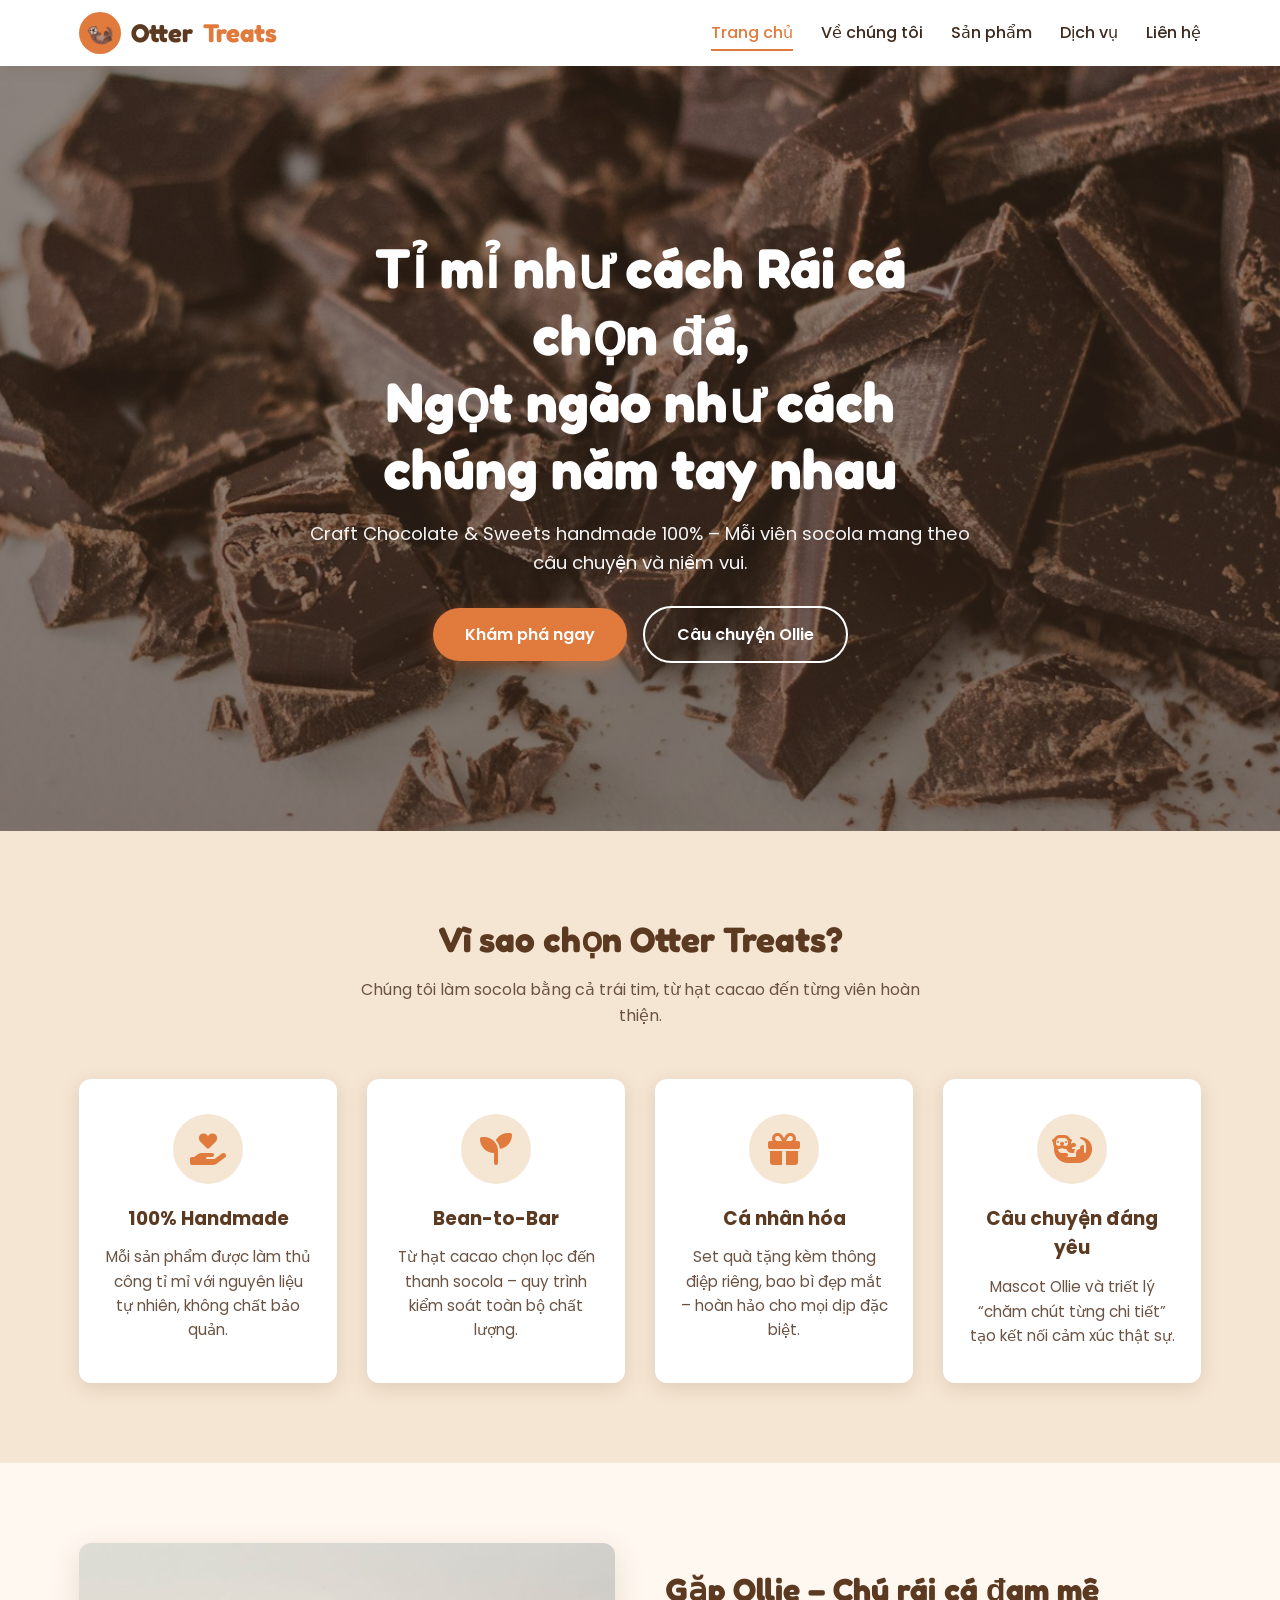
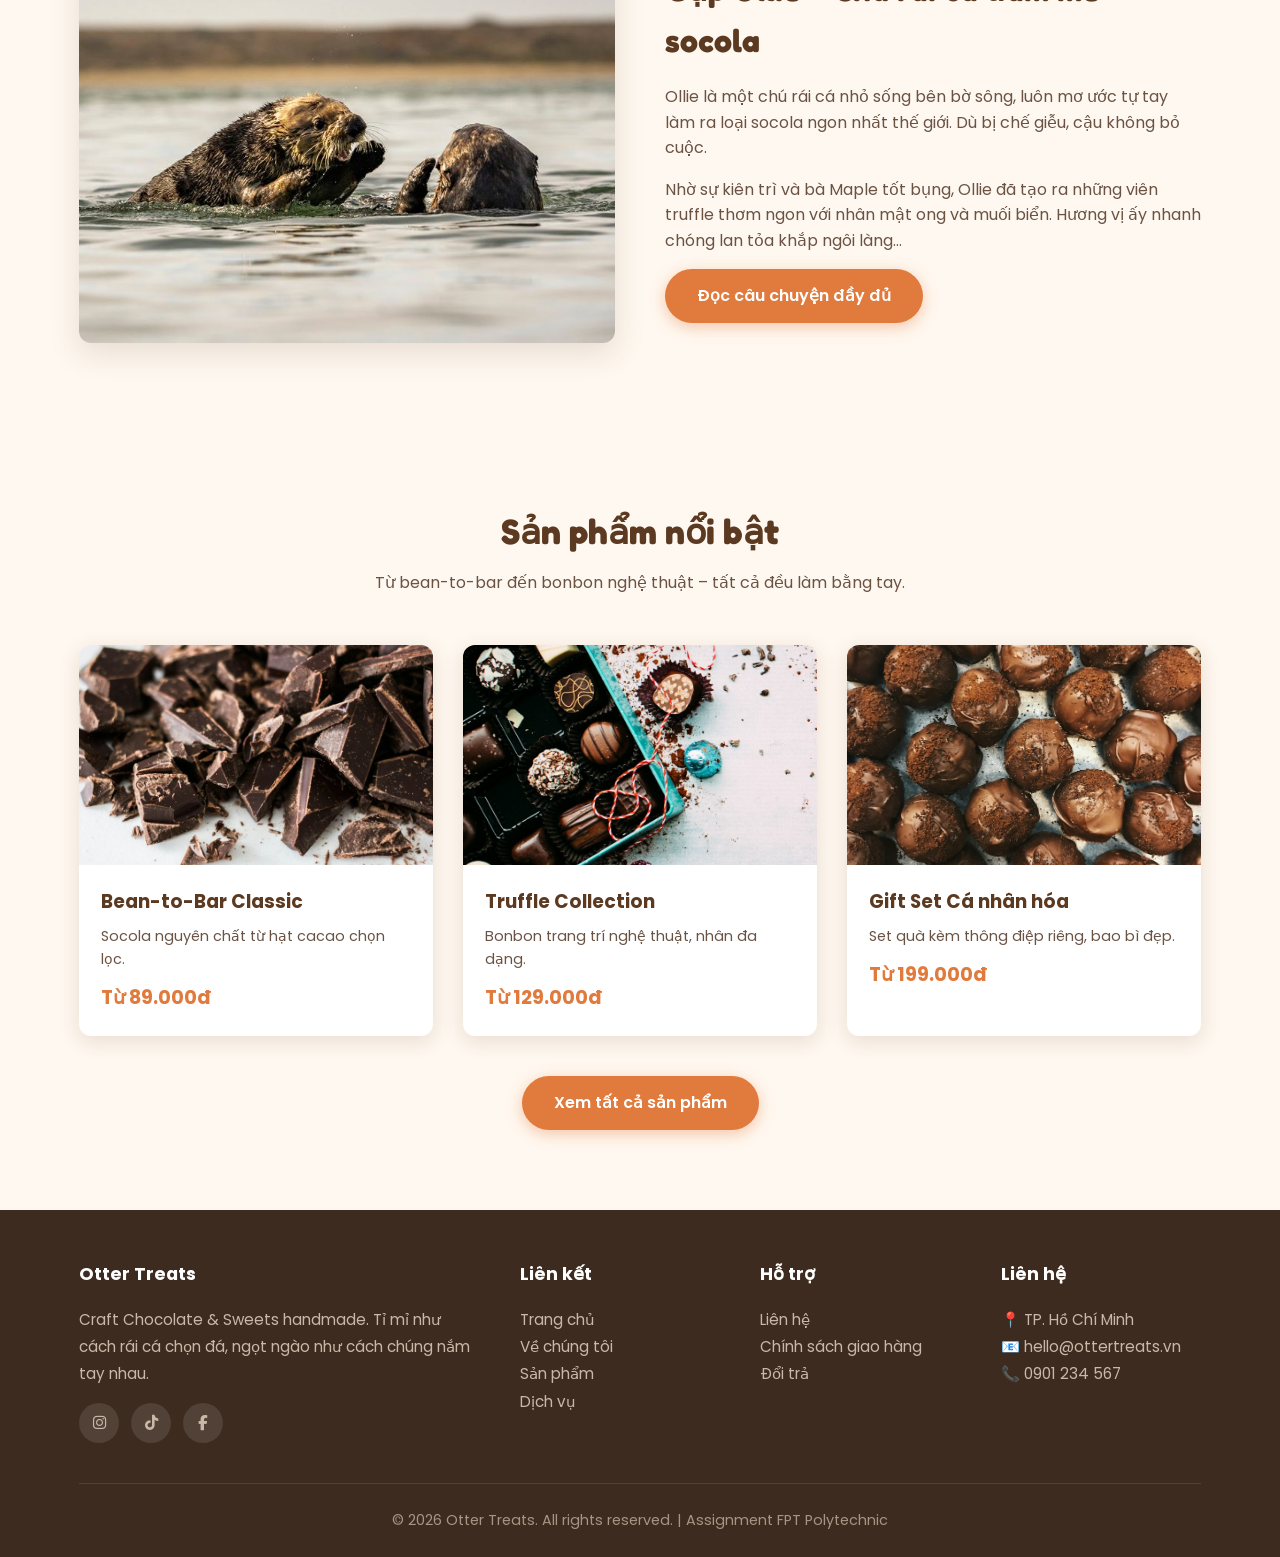
<file: Source/index.html>
<!DOCTYPE html>
<html lang="vi">
<head>
  <meta charset="UTF-8">
  <meta name="viewport" content="width=device-width, initial-scale=1.0">
  <title>Otter Treats | Socola Handmade Thủ Công</title>
  <link rel="preconnect" href="https://fonts.googleapis.com">
  <link href="https://fonts.googleapis.com/css2?family=Fredoka:wght@500;600;700&family=Poppins:wght@400;500;600;700&display=swap" rel="stylesheet">
  <link rel="stylesheet" href="https://cdnjs.cloudflare.com/ajax/libs/font-awesome/6.5.1/css/all.min.css">
  <link rel="stylesheet" href="css/style.css">
</head>
<body>
  <!-- HEADER -->
  <header class="header">
    <div class="container">
      <a href="index.html" class="logo">
        <div class="logo-icon">🦦</div>
        Otter <span>Treats</span>
      </a>
      <button class="menu-toggle" id="menuToggle" aria-label="Menu">
        <i class="fas fa-bars"></i>
      </button>
      <nav class="nav" id="nav">
        <a href="index.html" class="active">Trang chủ</a>
        <a href="about.html">Về chúng tôi</a>
        <a href="products.html">Sản phẩm</a>
        <a href="services.html">Dịch vụ</a>
        <a href="contact.html">Liên hệ</a>
      </nav>
    </div>
  </header>

  <!-- HERO BANNER -->
  <section class="hero">
    <div class="hero-content">
      <h1>Tỉ mỉ như cách Rái cá chọn đá,<br>Ngọt ngào như cách chúng nắm tay nhau</h1>
      <p>Craft Chocolate & Sweets handmade 100% – Mỗi viên socola mang theo câu chuyện và niềm vui.</p>
      <a href="products.html" class="btn">Khám phá ngay</a>
      <a href="about.html" class="btn btn-outline">Câu chuyện Ollie</a>
    </div>
  </section>

  <!-- FEATURES -->
  <section class="features">
    <div class="container">
      <div class="section-title">
        <h2>Vì sao chọn Otter Treats?</h2>
        <p>Chúng tôi làm socola bằng cả trái tim, từ hạt cacao đến từng viên hoàn thiện.</p>
      </div>
      <div class="features-grid">
        <div class="feature-card">
          <div class="feature-icon"><i class="fas fa-hand-holding-heart"></i></div>
          <h3>100% Handmade</h3>
          <p>Mỗi sản phẩm được làm thủ công tỉ mỉ với nguyên liệu tự nhiên, không chất bảo quản.</p>
        </div>
        <div class="feature-card">
          <div class="feature-icon"><i class="fas fa-seedling"></i></div>
          <h3>Bean-to-Bar</h3>
          <p>Từ hạt cacao chọn lọc đến thanh socola – quy trình kiểm soát toàn bộ chất lượng.</p>
        </div>
        <div class="feature-card">
          <div class="feature-icon"><i class="fas fa-gift"></i></div>
          <h3>Cá nhân hóa</h3>
          <p>Set quà tặng kèm thông điệp riêng, bao bì đẹp mắt – hoàn hảo cho mọi dịp đặc biệt.</p>
        </div>
        <div class="feature-card">
          <div class="feature-icon"><i class="fas fa-otter"></i></div>
          <h3>Câu chuyện đáng yêu</h3>
          <p>Mascot Ollie và triết lý “chăm chút từng chi tiết” tạo kết nối cảm xúc thật sự.</p>
        </div>
      </div>
    </div>
  </section>

  <!-- ABOUT PREVIEW -->
  <section class="about-preview">
    <div class="container">
      <div class="about-grid">
        <div class="about-img">
          <img src="images/otter.jpg" alt="Ollie - Mascot Otter Treats">
        </div>
        <div class="about-text">
          <h2>Gặp Ollie – Chú rái cá đam mê socola</h2>
          <p>Ollie là một chú rái cá nhỏ sống bên bờ sông, luôn mơ ước tự tay làm ra loại socola ngon nhất thế giới. Dù bị chế giễu, cậu không bỏ cuộc.</p>
          <p>Nhờ sự kiên trì và bà Maple tốt bụng, Ollie đã tạo ra những viên truffle thơm ngon với nhân mật ong và muối biển. Hương vị ấy nhanh chóng lan tỏa khắp ngôi làng…</p>
          <a href="about.html" class="btn">Đọc câu chuyện đầy đủ</a>
        </div>
      </div>
    </div>
  </section>

  <!-- PRODUCTS TEASER -->
  <section class="features" style="background: var(--light);">
    <div class="container">
      <div class="section-title">
        <h2>Sản phẩm nổi bật</h2>
        <p>Từ bean-to-bar đến bonbon nghệ thuật – tất cả đều làm bằng tay.</p>
      </div>
      <div class="products-grid">
        <div class="product-card" onclick="location.href='products.html'">
          <div class="product-img">
            <img src="images/chocolate-bars.jpg" alt="Bean-to-Bar Chocolate">
          </div>
          <div class="product-info">
            <h3>Bean-to-Bar Classic</h3>
            <p>Socola nguyên chất từ hạt cacao chọn lọc.</p>
            <div class="price">Từ 89.000đ</div>
          </div>
        </div>
        <div class="product-card" onclick="location.href='products.html'">
          <div class="product-img">
            <img src="images/truffles.jpg" alt="Chocolate Truffles">
          </div>
          <div class="product-info">
            <h3>Truffle Collection</h3>
            <p>Bonbon trang trí nghệ thuật, nhân đa dạng.</p>
            <div class="price">Từ 129.000đ</div>
          </div>
        </div>
        <div class="product-card" onclick="location.href='products.html'">
          <div class="product-img">
            <img src="images/gift-box.jpg" alt="Gift Set">
          </div>
          <div class="product-info">
            <h3>Gift Set Cá nhân hóa</h3>
            <p>Set quà kèm thông điệp riêng, bao bì đẹp.</p>
            <div class="price">Từ 199.000đ</div>
          </div>
        </div>
      </div>
      <div style="text-align:center; margin-top:40px;">
        <a href="products.html" class="btn">Xem tất cả sản phẩm</a>
      </div>
    </div>
  </section>

  <!-- FOOTER -->
  <footer class="footer">
    <div class="container">
      <div class="footer-grid">
        <div>
          <h4>Otter Treats</h4>
          <p>Craft Chocolate & Sweets handmade. Tỉ mỉ như cách rái cá chọn đá, ngọt ngào như cách chúng nắm tay nhau.</p>
          <div class="social-links">
            <a href="#"><i class="fab fa-instagram"></i></a>
            <a href="#"><i class="fab fa-tiktok"></i></a>
            <a href="#"><i class="fab fa-facebook-f"></i></a>
          </div>
        </div>
        <div>
          <h4>Liên kết</h4>
          <a href="index.html">Trang chủ</a><br>
          <a href="about.html">Về chúng tôi</a><br>
          <a href="products.html">Sản phẩm</a><br>
          <a href="services.html">Dịch vụ</a>
        </div>
        <div>
          <h4>Hỗ trợ</h4>
          <a href="contact.html">Liên hệ</a><br>
          <a href="#">Chính sách giao hàng</a><br>
          <a href="#">Đổi trả</a>
        </div>
        <div>
          <h4>Liên hệ</h4>
          <p>📍 TP. Hồ Chí Minh<br>
          📧 hello@ottertreats.vn<br>
          📞 0901 234 567</p>
        </div>
      </div>
      <div class="footer-bottom">
        &copy; 2026 Otter Treats. All rights reserved. | Assignment FPT Polytechnic
      </div>
    </div>
  </footer>

  <script>
    // Mobile menu
    const menuToggle = document.getElementById('menuToggle');
    const nav = document.getElementById('nav');
    menuToggle.addEventListener('click', () => {
      nav.classList.toggle('active');
    });
  </script>
</body>
</html>
</file>
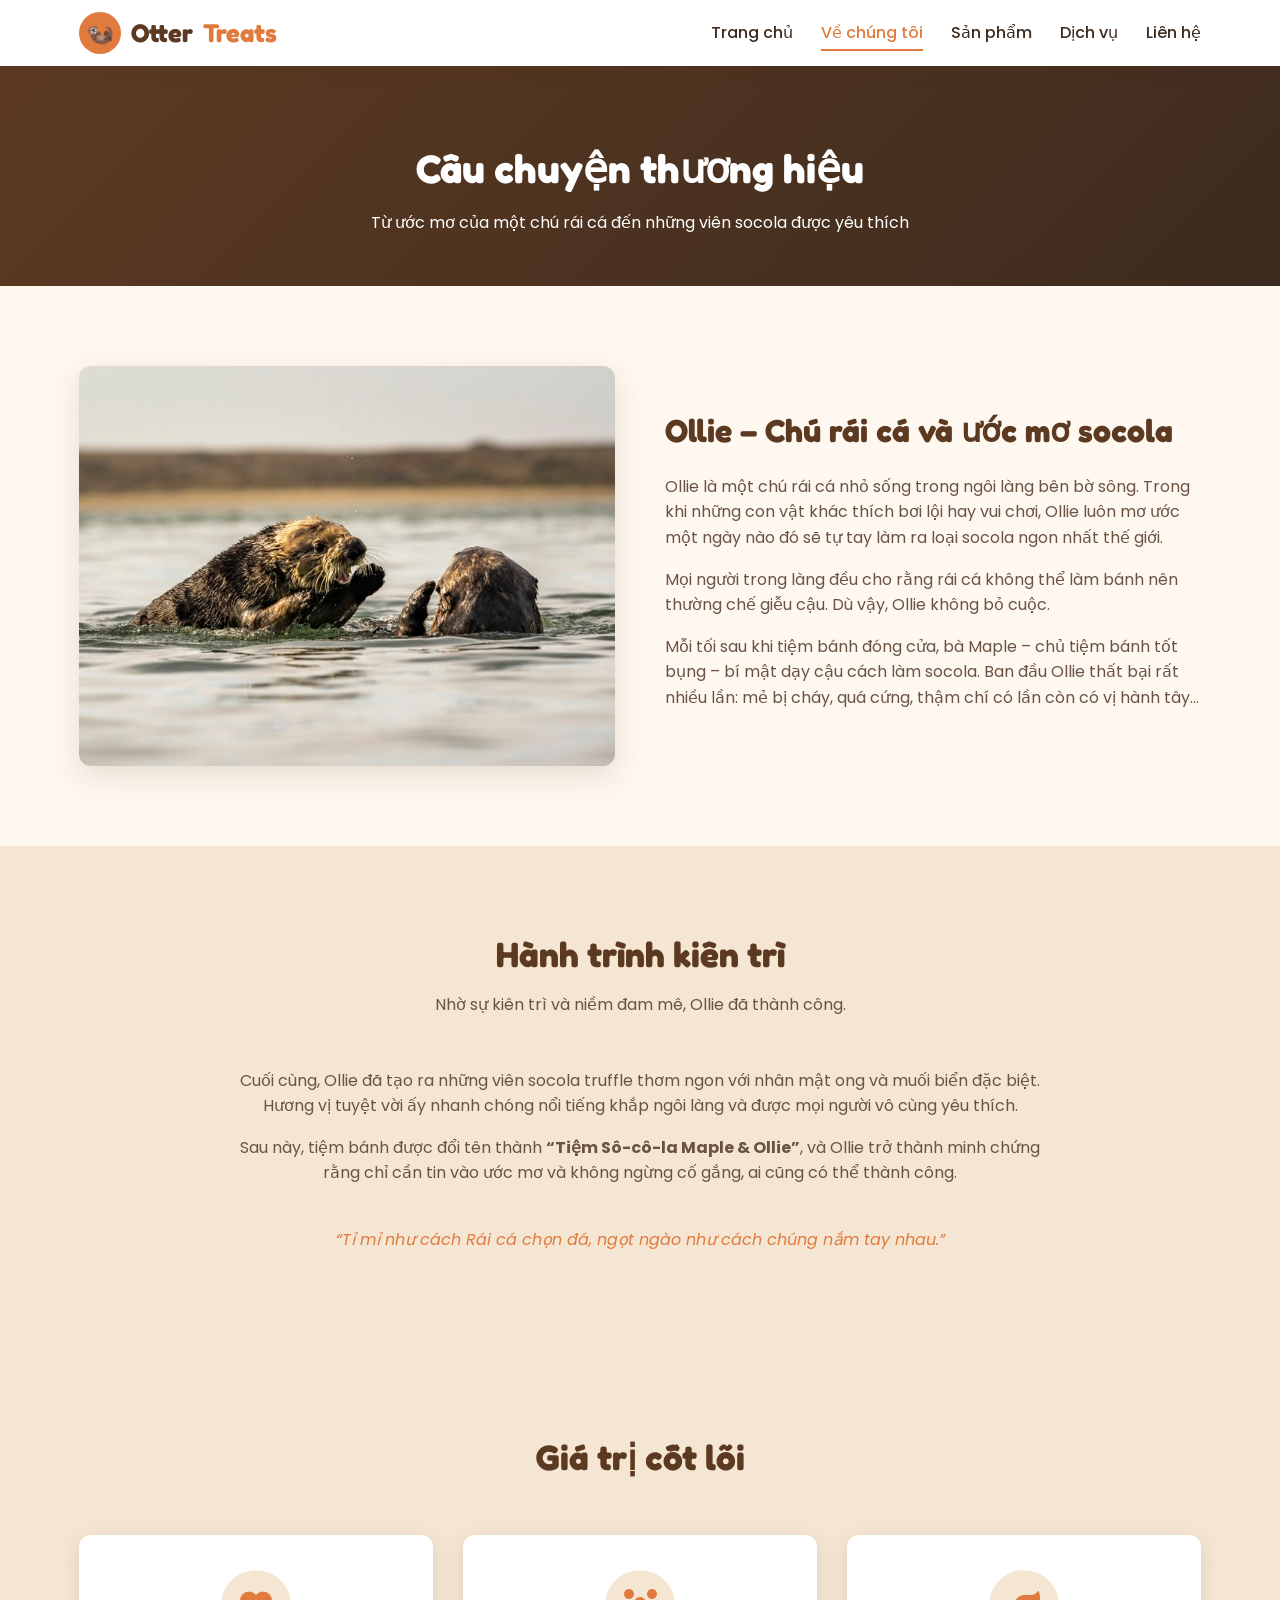
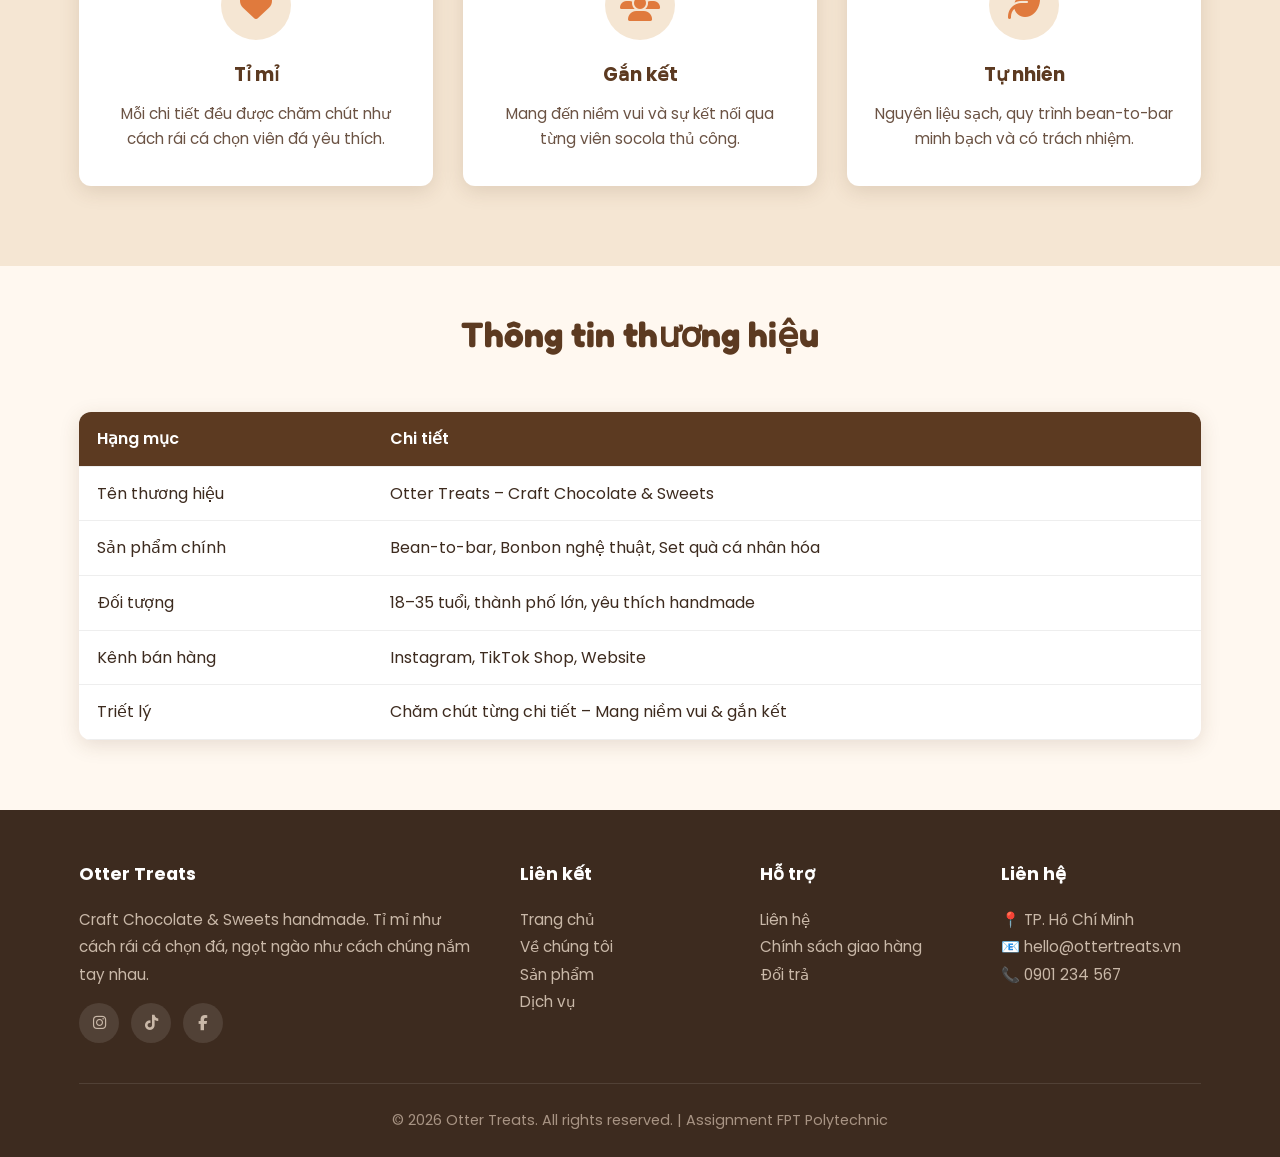
<file: Source/about.html>
<!DOCTYPE html>
<html lang="vi">
<head>
  <meta charset="UTF-8">
  <meta name="viewport" content="width=device-width, initial-scale=1.0">
  <title>Về chúng tôi | Otter Treats</title>
  <link rel="preconnect" href="https://fonts.googleapis.com">
  <link href="https://fonts.googleapis.com/css2?family=Fredoka:wght@500;600;700&family=Poppins:wght@400;500;600;700&display=swap" rel="stylesheet">
  <link rel="stylesheet" href="https://cdnjs.cloudflare.com/ajax/libs/font-awesome/6.5.1/css/all.min.css">
  <link rel="stylesheet" href="css/style.css">
</head>
<body>
  <header class="header">
    <div class="container">
      <a href="index.html" class="logo">
        <div class="logo-icon">🦦</div>
        Otter <span>Treats</span>
      </a>
      <button class="menu-toggle" id="menuToggle" aria-label="Menu">
        <i class="fas fa-bars"></i>
      </button>
      <nav class="nav" id="nav">
        <a href="index.html">Trang chủ</a>
        <a href="about.html" class="active">Về chúng tôi</a>
        <a href="products.html">Sản phẩm</a>
        <a href="services.html">Dịch vụ</a>
        <a href="contact.html">Liên hệ</a>
      </nav>
    </div>
  </header>

  <section class="page-hero">
    <div class="container">
      <h1>Câu chuyện thương hiệu</h1>
      <p>Từ ước mơ của một chú rái cá đến những viên socola được yêu thích</p>
    </div>
  </section>

  <section class="about-preview">
    <div class="container">
      <div class="about-grid">
        <div class="about-img">
          <img src="images/otter.jpg" alt="Ollie the Otter">
        </div>
        <div class="about-text">
          <h2>Ollie – Chú rái cá và ước mơ socola</h2>
          <p>Ollie là một chú rái cá nhỏ sống trong ngôi làng bên bờ sông. Trong khi những con vật khác thích bơi lội hay vui chơi, Ollie luôn mơ ước một ngày nào đó sẽ tự tay làm ra loại socola ngon nhất thế giới.</p>
          <p>Mọi người trong làng đều cho rằng rái cá không thể làm bánh nên thường chế giễu cậu. Dù vậy, Ollie không bỏ cuộc.</p>
          <p>Mỗi tối sau khi tiệm bánh đóng cửa, bà Maple – chủ tiệm bánh tốt bụng – bí mật dạy cậu cách làm socola. Ban đầu Ollie thất bại rất nhiều lần: mẻ bị cháy, quá cứng, thậm chí có lần còn có vị hành tây…</p>
        </div>
      </div>
    </div>
  </section>

  <section class="features">
    <div class="container">
      <div class="section-title">
        <h2>Hành trình kiên trì</h2>
        <p>Nhờ sự kiên trì và niềm đam mê, Ollie đã thành công.</p>
      </div>
      <div class="about-text" style="max-width:800px;margin:0 auto;text-align:center;">
        <p>Cuối cùng, Ollie đã tạo ra những viên socola truffle thơm ngon với nhân mật ong và muối biển đặc biệt. Hương vị tuyệt vời ấy nhanh chóng nổi tiếng khắp ngôi làng và được mọi người vô cùng yêu thích.</p>
        <p>Sau này, tiệm bánh được đổi tên thành <strong>“Tiệm Sô-cô-la Maple & Ollie”</strong>, và Ollie trở thành minh chứng rằng chỉ cần tin vào ước mơ và không ngừng cố gắng, ai cũng có thể thành công.</p>
        <br>
        <p style="font-style:italic;color:var(--accent);">“Tỉ mỉ như cách Rái cá chọn đá, ngọt ngào như cách chúng nắm tay nhau.”</p>
      </div>
    </div>
  </section>

  <section class="about-preview" style="background:var(--cream);">
    <div class="container">
      <div class="section-title">
        <h2>Giá trị cốt lõi</h2>
      </div>
      <div class="features-grid">
        <div class="feature-card">
          <div class="feature-icon"><i class="fas fa-heart"></i></div>
          <h3>Tỉ mỉ</h3>
          <p>Mỗi chi tiết đều được chăm chút như cách rái cá chọn viên đá yêu thích.</p>
        </div>
        <div class="feature-card">
          <div class="feature-icon"><i class="fas fa-users"></i></div>
          <h3>Gắn kết</h3>
          <p>Mang đến niềm vui và sự kết nối qua từng viên socola thủ công.</p>
        </div>
        <div class="feature-card">
          <div class="feature-icon"><i class="fas fa-leaf"></i></div>
          <h3>Tự nhiên</h3>
          <p>Nguyên liệu sạch, quy trình bean-to-bar minh bạch và có trách nhiệm.</p>
        </div>
      </div>
    </div>
  </section>

  <!-- Simple table: Brand facts -->
  <section class="table-section">
    <div class="container">
      <div class="section-title">
        <h2>Thông tin thương hiệu</h2>
      </div>
      <table>
        <thead>
          <tr>
            <th>Hạng mục</th>
            <th>Chi tiết</th>
          </tr>
        </thead>
        <tbody>
          <tr>
            <td>Tên thương hiệu</td>
            <td>Otter Treats – Craft Chocolate & Sweets</td>
          </tr>
          <tr>
            <td>Sản phẩm chính</td>
            <td>Bean-to-bar, Bonbon nghệ thuật, Set quà cá nhân hóa</td>
          </tr>
          <tr>
            <td>Đối tượng</td>
            <td>18–35 tuổi, thành phố lớn, yêu thích handmade</td>
          </tr>
          <tr>
            <td>Kênh bán hàng</td>
            <td>Instagram, TikTok Shop, Website</td>
          </tr>
          <tr>
            <td>Triết lý</td>
            <td>Chăm chút từng chi tiết – Mang niềm vui & gắn kết</td>
          </tr>
        </tbody>
      </table>
    </div>
  </section>

  <footer class="footer">
    <div class="container">
      <div class="footer-grid">
        <div>
          <h4>Otter Treats</h4>
          <p>Craft Chocolate & Sweets handmade. Tỉ mỉ như cách rái cá chọn đá, ngọt ngào như cách chúng nắm tay nhau.</p>
          <div class="social-links">
            <a href="#"><i class="fab fa-instagram"></i></a>
            <a href="#"><i class="fab fa-tiktok"></i></a>
            <a href="#"><i class="fab fa-facebook-f"></i></a>
          </div>
        </div>
        <div>
          <h4>Liên kết</h4>
          <a href="index.html">Trang chủ</a><br>
          <a href="about.html">Về chúng tôi</a><br>
          <a href="products.html">Sản phẩm</a><br>
          <a href="services.html">Dịch vụ</a>
        </div>
        <div>
          <h4>Hỗ trợ</h4>
          <a href="contact.html">Liên hệ</a><br>
          <a href="#">Chính sách giao hàng</a><br>
          <a href="#">Đổi trả</a>
        </div>
        <div>
          <h4>Liên hệ</h4>
          <p>📍 TP. Hồ Chí Minh<br>📧 hello@ottertreats.vn<br>📞 0901 234 567</p>
        </div>
      </div>
      <div class="footer-bottom">
        &copy; 2026 Otter Treats. All rights reserved. | Assignment FPT Polytechnic
      </div>
    </div>
  </footer>

  <script>
    const menuToggle = document.getElementById('menuToggle');
    const nav = document.getElementById('nav');
    menuToggle.addEventListener('click', () => nav.classList.toggle('active'));
  </script>
</body>
</html>
</file>
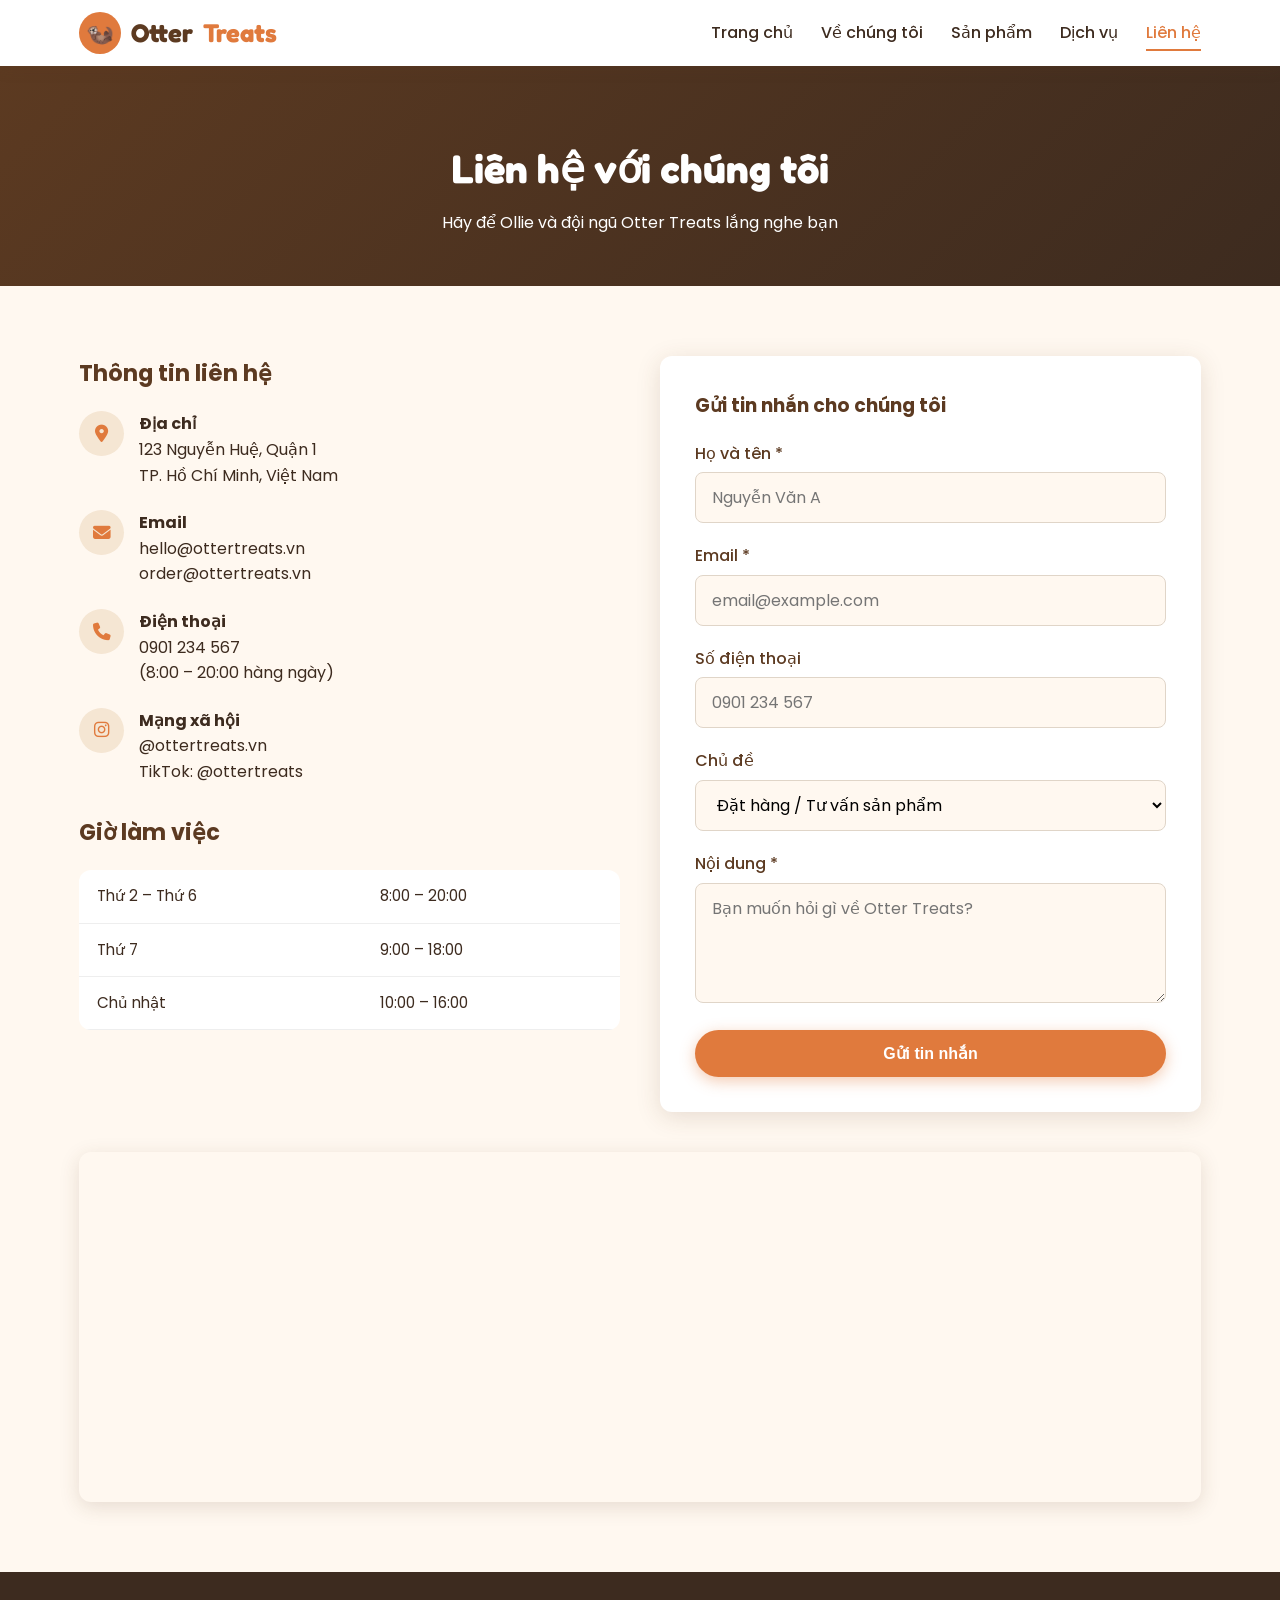
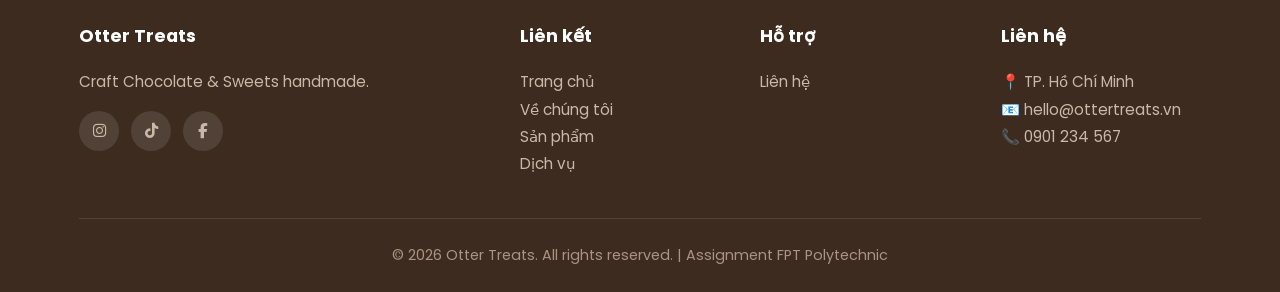
<file: Source/contact.html>
<!DOCTYPE html>
<html lang="vi">
<head>
  <meta charset="UTF-8">
  <meta name="viewport" content="width=device-width, initial-scale=1.0">
  <title>Liên hệ | Otter Treats</title>
  <link rel="preconnect" href="https://fonts.googleapis.com">
  <link href="https://fonts.googleapis.com/css2?family=Fredoka:wght@500;600;700&family=Poppins:wght@400;500;600;700&display=swap" rel="stylesheet">
  <link rel="stylesheet" href="https://cdnjs.cloudflare.com/ajax/libs/font-awesome/6.5.1/css/all.min.css">
  <link rel="stylesheet" href="css/style.css">
</head>
<body>
  <header class="header">
    <div class="container">
      <a href="index.html" class="logo">
        <div class="logo-icon">🦦</div>
        Otter <span>Treats</span>
      </a>
      <button class="menu-toggle" id="menuToggle" aria-label="Menu">
        <i class="fas fa-bars"></i>
      </button>
      <nav class="nav" id="nav">
        <a href="index.html">Trang chủ</a>
        <a href="about.html">Về chúng tôi</a>
        <a href="products.html">Sản phẩm</a>
        <a href="services.html">Dịch vụ</a>
        <a href="contact.html" class="active">Liên hệ</a>
      </nav>
    </div>
  </header>

  <section class="page-hero">
    <div class="container">
      <h1>Liên hệ với chúng tôi</h1>
      <p>Hãy để Ollie và đội ngũ Otter Treats lắng nghe bạn</p>
    </div>
  </section>

  <section class="contact-section">
    <div class="container">
      <div class="contact-grid">
        <!-- Info -->
        <div class="contact-info">
          <h3>Thông tin liên hệ</h3>
          <div class="contact-item">
            <i class="fas fa-map-marker-alt"></i>
            <div>
              <strong>Địa chỉ</strong><br>
              123 Nguyễn Huệ, Quận 1<br>
              TP. Hồ Chí Minh, Việt Nam
            </div>
          </div>
          <div class="contact-item">
            <i class="fas fa-envelope"></i>
            <div>
              <strong>Email</strong><br>
              hello@ottertreats.vn<br>
              order@ottertreats.vn
            </div>
          </div>
          <div class="contact-item">
            <i class="fas fa-phone"></i>
            <div>
              <strong>Điện thoại</strong><br>
              0901 234 567<br>
              (8:00 – 20:00 hàng ngày)
            </div>
          </div>
          <div class="contact-item">
            <i class="fab fa-instagram"></i>
            <div>
              <strong>Mạng xã hội</strong><br>
              @ottertreats.vn<br>
              TikTok: @ottertreats
            </div>
          </div>

          <h3 style="margin-top:30px;">Giờ làm việc</h3>
          <table style="box-shadow:none;font-size:0.95rem;">
            <tr>
              <td>Thứ 2 – Thứ 6</td>
              <td>8:00 – 20:00</td>
            </tr>
            <tr>
              <td>Thứ 7</td>
              <td>9:00 – 18:00</td>
            </tr>
            <tr>
              <td>Chủ nhật</td>
              <td>10:00 – 16:00</td>
            </tr>
          </table>
        </div>

        <!-- Form -->
        <div class="contact-form">
          <h3 style="color:var(--primary);margin-bottom:20px;">Gửi tin nhắn cho chúng tôi</h3>
          <form id="contactForm" onsubmit="return handleSubmit(event)">
            <div class="form-group">
              <label for="name">Họ và tên *</label>
              <input type="text" id="name" name="name" required placeholder="Nguyễn Văn A">
            </div>
            <div class="form-group">
              <label for="email">Email *</label>
              <input type="email" id="email" name="email" required placeholder="email@example.com">
            </div>
            <div class="form-group">
              <label for="phone">Số điện thoại</label>
              <input type="tel" id="phone" name="phone" placeholder="0901 234 567">
            </div>
            <div class="form-group">
              <label for="subject">Chủ đề</label>
              <select id="subject" name="subject">
                <option value="order">Đặt hàng / Tư vấn sản phẩm</option>
                <option value="custom">Custom Recipe / Gift Set</option>
                <option value="workshop">Workshop</option>
                <option value="other">Khác</option>
              </select>
            </div>
            <div class="form-group">
              <label for="message">Nội dung *</label>
              <textarea id="message" name="message" required placeholder="Bạn muốn hỏi gì về Otter Treats?"></textarea>
            </div>
            <button type="submit" class="btn" style="width:100%;">Gửi tin nhắn</button>
          </form>
        </div>
      </div>

      <!-- Google Map -->
      <div class="map-container">
        <iframe 
          src="https://www.google.com/maps/embed?pb=!1m18!1m12!1m3!1d3919.4241847856!2d106.6983!3d10.7769!2m3!1f0!2f0!3f0!3m2!1i1024!2i768!4f13.1!3m3!1m2!1s0x31752f38a3c5c5c5%3A0x5c5c5c5c5c5c5c5c!2zMTIzIE5ndXnhu4VuIEh14buHLCBC4bq_biBOZ2jDqSwgUXXhuq1uIDEsIFRow6BuaCBwaOG7kSBI4buTIENow60gTWluaA!5e0!3m2!1svi!2s!4v1700000000000!5m2!1svi!2s"
          allowfullscreen="" 
          loading="lazy" 
          referrerpolicy="no-referrer-when-downgrade"
          title="Bản đồ Otter Treats">
        </iframe>
      </div>
    </div>
  </section>

  <footer class="footer">
    <div class="container">
      <div class="footer-grid">
        <div>
          <h4>Otter Treats</h4>
          <p>Craft Chocolate & Sweets handmade.</p>
          <div class="social-links">
            <a href="#"><i class="fab fa-instagram"></i></a>
            <a href="#"><i class="fab fa-tiktok"></i></a>
            <a href="#"><i class="fab fa-facebook-f"></i></a>
          </div>
        </div>
        <div>
          <h4>Liên kết</h4>
          <a href="index.html">Trang chủ</a><br>
          <a href="about.html">Về chúng tôi</a><br>
          <a href="products.html">Sản phẩm</a><br>
          <a href="services.html">Dịch vụ</a>
        </div>
        <div>
          <h4>Hỗ trợ</h4>
          <a href="contact.html">Liên hệ</a>
        </div>
        <div>
          <h4>Liên hệ</h4>
          <p>📍 TP. Hồ Chí Minh<br>📧 hello@ottertreats.vn<br>📞 0901 234 567</p>
        </div>
      </div>
      <div class="footer-bottom">
        &copy; 2026 Otter Treats. All rights reserved. | Assignment FPT Polytechnic
      </div>
    </div>
  </footer>

  <script>
    document.getElementById('menuToggle').addEventListener('click', () => {
      document.getElementById('nav').classList.toggle('active');
    });

    function handleSubmit(e) {
      e.preventDefault();
      alert('Cảm ơn bạn đã gửi tin nhắn! Đội ngũ Otter Treats sẽ phản hồi sớm nhất có thể. 🦦❤️');
      document.getElementById('contactForm').reset();
      return false;
    }
  </script>
</body>
</html>
</file>
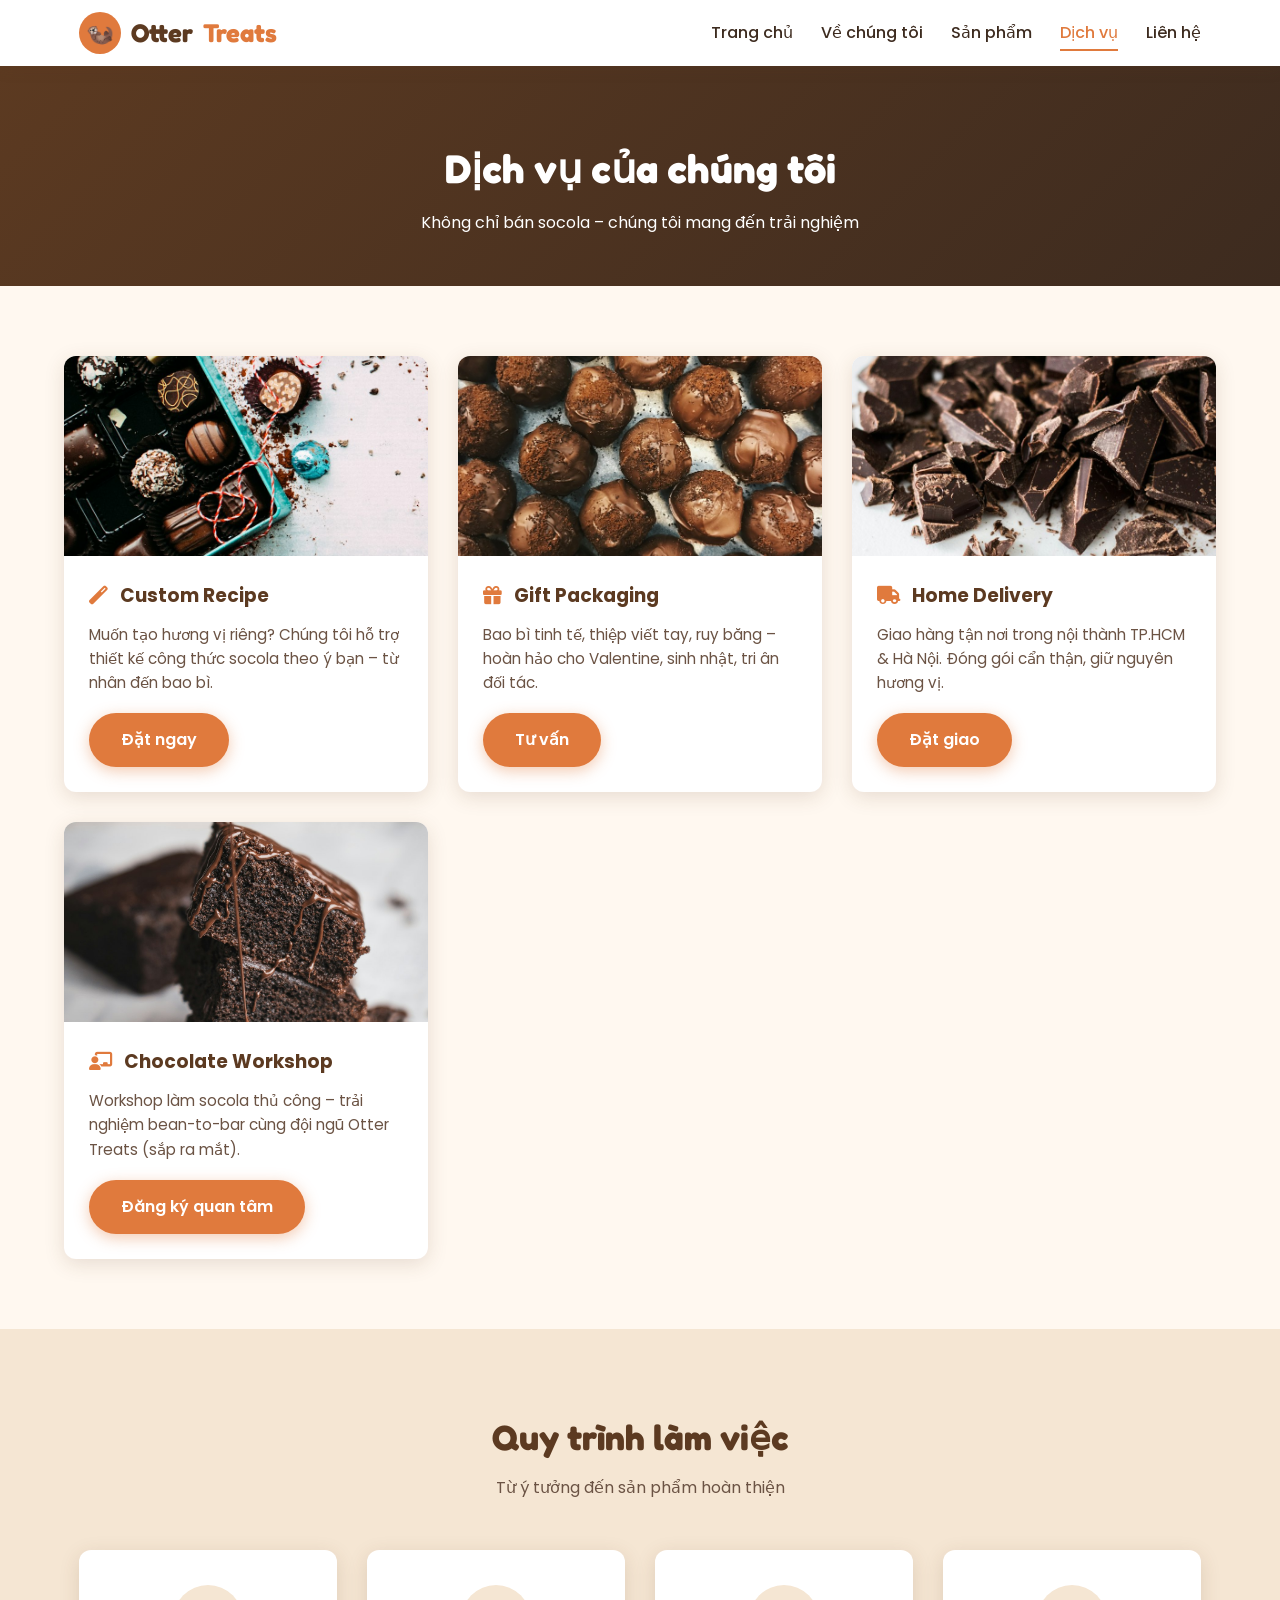
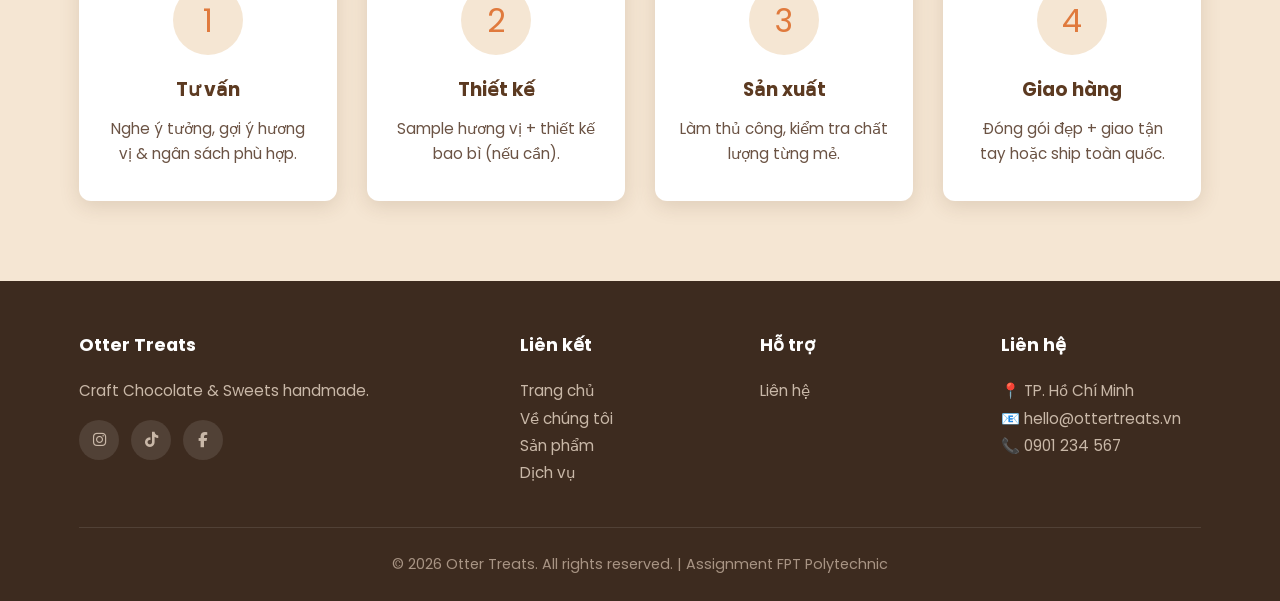
<file: Source/services.html>
<!DOCTYPE html>
<html lang="vi">
<head>
  <meta charset="UTF-8">
  <meta name="viewport" content="width=device-width, initial-scale=1.0">
  <title>Dịch vụ | Otter Treats</title>
  <link rel="preconnect" href="https://fonts.googleapis.com">
  <link href="https://fonts.googleapis.com/css2?family=Fredoka:wght@500;600;700&family=Poppins:wght@400;500;600;700&display=swap" rel="stylesheet">
  <link rel="stylesheet" href="https://cdnjs.cloudflare.com/ajax/libs/font-awesome/6.5.1/css/all.min.css">
  <link rel="stylesheet" href="css/style.css">
</head>
<body>
  <header class="header">
    <div class="container">
      <a href="index.html" class="logo">
        <div class="logo-icon">🦦</div>
        Otter <span>Treats</span>
      </a>
      <button class="menu-toggle" id="menuToggle" aria-label="Menu">
        <i class="fas fa-bars"></i>
      </button>
      <nav class="nav" id="nav">
        <a href="index.html">Trang chủ</a>
        <a href="about.html">Về chúng tôi</a>
        <a href="products.html">Sản phẩm</a>
        <a href="services.html" class="active">Dịch vụ</a>
        <a href="contact.html">Liên hệ</a>
      </nav>
    </div>
  </header>

  <section class="page-hero">
    <div class="container">
      <h1>Dịch vụ của chúng tôi</h1>
      <p>Không chỉ bán socola – chúng tôi mang đến trải nghiệm</p>
    </div>
  </section>

  <section class="services-grid container">
    <div class="service-card">
      <div class="service-img">
        <img src="images/truffles.jpg" alt="Custom Recipe">
      </div>
      <div class="service-body">
        <h3><i class="fas fa-magic" style="color:var(--accent);margin-right:8px;"></i> Custom Recipe</h3>
        <p>Muốn tạo hương vị riêng? Chúng tôi hỗ trợ thiết kế công thức socola theo ý bạn – từ nhân đến bao bì.</p>
        <a href="contact.html" class="btn">Đặt ngay</a>
      </div>
    </div>

    <div class="service-card">
      <div class="service-img">
        <img src="images/gift-box.jpg" alt="Gift Packaging">
      </div>
      <div class="service-body">
        <h3><i class="fas fa-gift" style="color:var(--accent);margin-right:8px;"></i> Gift Packaging</h3>
        <p>Bao bì tinh tế, thiệp viết tay, ruy băng – hoàn hảo cho Valentine, sinh nhật, tri ân đối tác.</p>
        <a href="contact.html" class="btn">Tư vấn</a>
      </div>
    </div>

    <div class="service-card">
      <div class="service-img">
        <img src="images/chocolate-bars.jpg" alt="Home Delivery">
      </div>
      <div class="service-body">
        <h3><i class="fas fa-truck" style="color:var(--accent);margin-right:8px;"></i> Home Delivery</h3>
        <p>Giao hàng tận nơi trong nội thành TP.HCM & Hà Nội. Đóng gói cẩn thận, giữ nguyên hương vị.</p>
        <a href="contact.html" class="btn">Đặt giao</a>
      </div>
    </div>

    <div class="service-card">
      <div class="service-img">
        <img src="images/about-bg.jpg" alt="Workshop">
      </div>
      <div class="service-body">
        <h3><i class="fas fa-chalkboard-teacher" style="color:var(--accent);margin-right:8px;"></i> Chocolate Workshop</h3>
        <p>Workshop làm socola thủ công – trải nghiệm bean-to-bar cùng đội ngũ Otter Treats (sắp ra mắt).</p>
        <a href="contact.html" class="btn">Đăng ký quan tâm</a>
      </div>
    </div>
  </section>

  <section class="features">
    <div class="container">
      <div class="section-title">
        <h2>Quy trình làm việc</h2>
        <p>Từ ý tưởng đến sản phẩm hoàn thiện</p>
      </div>
      <div class="features-grid">
        <div class="feature-card">
          <div class="feature-icon">1</div>
          <h3>Tư vấn</h3>
          <p>Nghe ý tưởng, gợi ý hương vị & ngân sách phù hợp.</p>
        </div>
        <div class="feature-card">
          <div class="feature-icon">2</div>
          <h3>Thiết kế</h3>
          <p>Sample hương vị + thiết kế bao bì (nếu cần).</p>
        </div>
        <div class="feature-card">
          <div class="feature-icon">3</div>
          <h3>Sản xuất</h3>
          <p>Làm thủ công, kiểm tra chất lượng từng mẻ.</p>
        </div>
        <div class="feature-card">
          <div class="feature-icon">4</div>
          <h3>Giao hàng</h3>
          <p>Đóng gói đẹp + giao tận tay hoặc ship toàn quốc.</p>
        </div>
      </div>
    </div>
  </section>

  <footer class="footer">
    <div class="container">
      <div class="footer-grid">
        <div>
          <h4>Otter Treats</h4>
          <p>Craft Chocolate & Sweets handmade.</p>
          <div class="social-links">
            <a href="#"><i class="fab fa-instagram"></i></a>
            <a href="#"><i class="fab fa-tiktok"></i></a>
            <a href="#"><i class="fab fa-facebook-f"></i></a>
          </div>
        </div>
        <div>
          <h4>Liên kết</h4>
          <a href="index.html">Trang chủ</a><br>
          <a href="about.html">Về chúng tôi</a><br>
          <a href="products.html">Sản phẩm</a><br>
          <a href="services.html">Dịch vụ</a>
        </div>
        <div>
          <h4>Hỗ trợ</h4>
          <a href="contact.html">Liên hệ</a>
        </div>
        <div>
          <h4>Liên hệ</h4>
          <p>📍 TP. Hồ Chí Minh<br>📧 hello@ottertreats.vn<br>📞 0901 234 567</p>
        </div>
      </div>
      <div class="footer-bottom">
        &copy; 2026 Otter Treats. All rights reserved. | Assignment FPT Polytechnic
      </div>
    </div>
  </footer>

  <script>
    document.getElementById('menuToggle').addEventListener('click', () => {
      document.getElementById('nav').classList.toggle('active');
    });
  </script>
</body>
</html>
</file>
<file: Source/css/style.css>
/* ===== Otter Treats - Main Stylesheet ===== */
/* Colors from brand: warm brown, orange, cream */
:root {
  --primary: #5C3A21;
  --primary-dark: #3D2B1F;
  --accent: #E07A3D;
  --accent-hover: #C86A30;
  --cream: #F5E6D3;
  --light: #FFF8F0;
  --white: #FFFFFF;
  --text: #3D2B1F;
  --text-light: #6B5344;
  --shadow: rgba(92, 58, 33, 0.15);
  --radius: 12px;
  --transition: all 0.3s ease;
}

* {
  margin: 0;
  padding: 0;
  box-sizing: border-box;
}

html {
  scroll-behavior: smooth;
}

body {
  font-family: 'Poppins', 'Segoe UI', sans-serif;
  color: var(--text);
  background-color: var(--light);
  line-height: 1.6;
  overflow-x: hidden;
}

img {
  max-width: 100%;
  height: auto;
  display: block;
}

a {
  text-decoration: none;
  color: inherit;
  transition: var(--transition);
}

ul {
  list-style: none;
}

.container {
  width: 90%;
  max-width: 1200px;
  margin: 0 auto;
  padding: 0 15px;
}

/* ===== HEADER ===== */
.header {
  background: var(--white);
  box-shadow: 0 2px 15px var(--shadow);
  position: sticky;
  top: 0;
  z-index: 1000;
  padding: 12px 0;
}

.header .container {
  display: flex;
  justify-content: space-between;
  align-items: center;
}

.logo {
  display: flex;
  align-items: center;
  gap: 10px;
  font-family: 'Fredoka', 'Poppins', sans-serif;
  font-size: 1.6rem;
  font-weight: 700;
  color: var(--primary);
}

.logo span {
  color: var(--accent);
}

.logo-icon {
  width: 42px;
  height: 42px;
  background: var(--accent);
  border-radius: 50%;
  display: flex;
  align-items: center;
  justify-content: center;
  font-size: 1.4rem;
}

.nav {
  display: flex;
  gap: 28px;
  align-items: center;
}

.nav a {
  font-weight: 500;
  color: var(--text);
  position: relative;
  padding: 5px 0;
}

.nav a::after {
  content: '';
  position: absolute;
  bottom: 0;
  left: 0;
  width: 0;
  height: 2px;
  background: var(--accent);
  transition: width 0.3s ease;
}

.nav a:hover::after,
.nav a.active::after {
  width: 100%;
}

.nav a:hover,
.nav a.active {
  color: var(--accent);
}

.menu-toggle {
  display: none;
  background: none;
  border: none;
  font-size: 1.8rem;
  cursor: pointer;
  color: var(--primary);
}

/* ===== HERO / BANNER ===== */
.hero {
  position: relative;
  height: 85vh;
  min-height: 520px;
  background: linear-gradient(rgba(61, 43, 31, 0.55), rgba(61, 43, 31, 0.65)),
              url('../images/hero-chocolate.jpg') center/cover no-repeat;
  display: flex;
  align-items: center;
  justify-content: center;
  text-align: center;
  color: var(--white);
}

.hero-content {
  max-width: 700px;
  padding: 20px;
  animation: fadeUp 1s ease;
}

.hero h1 {
  font-family: 'Fredoka', sans-serif;
  font-size: clamp(2.2rem, 5vw, 3.5rem);
  margin-bottom: 16px;
  line-height: 1.2;
}

.hero p {
  font-size: 1.15rem;
  margin-bottom: 28px;
  opacity: 0.95;
}

.btn {
  display: inline-block;
  padding: 14px 32px;
  background: var(--accent);
  color: var(--white);
  border: none;
  border-radius: 50px;
  font-weight: 600;
  font-size: 1rem;
  cursor: pointer;
  transition: var(--transition);
  box-shadow: 0 4px 15px rgba(224, 122, 61, 0.4);
}

.btn:hover {
  background: var(--accent-hover);
  transform: translateY(-3px);
  box-shadow: 0 6px 20px rgba(224, 122, 61, 0.5);
}

.btn-outline {
  background: transparent;
  border: 2px solid var(--white);
  box-shadow: none;
  margin-left: 12px;
}

.btn-outline:hover {
  background: var(--white);
  color: var(--primary);
}

/* ===== FEATURES ===== */
.features {
  padding: 80px 0;
  background: var(--cream);
}

.section-title {
  text-align: center;
  margin-bottom: 50px;
}

.section-title h2 {
  font-family: 'Fredoka', sans-serif;
  font-size: 2.2rem;
  color: var(--primary);
  margin-bottom: 10px;
}

.section-title p {
  color: var(--text-light);
  max-width: 560px;
  margin: 0 auto;
}

.features-grid {
  display: grid;
  grid-template-columns: repeat(auto-fit, minmax(250px, 1fr));
  gap: 30px;
}

.feature-card {
  background: var(--white);
  padding: 35px 25px;
  border-radius: var(--radius);
  text-align: center;
  box-shadow: 0 5px 20px var(--shadow);
  transition: var(--transition);
}

.feature-card:hover {
  transform: translateY(-8px);
  box-shadow: 0 12px 30px var(--shadow);
}

.feature-icon {
  width: 70px;
  height: 70px;
  background: var(--cream);
  border-radius: 50%;
  display: flex;
  align-items: center;
  justify-content: center;
  margin: 0 auto 20px;
  font-size: 2rem;
  color: var(--accent);
  transition: var(--transition);
}

.feature-card:hover .feature-icon {
  background: var(--accent);
  color: var(--white);
  transform: scale(1.1);
}

.feature-card h3 {
  margin-bottom: 12px;
  color: var(--primary);
}

.feature-card p {
  color: var(--text-light);
  font-size: 0.95rem;
}

/* ===== ABOUT PREVIEW (Home) ===== */
.about-preview {
  padding: 80px 0;
}

.about-grid {
  display: grid;
  grid-template-columns: 1fr 1fr;
  gap: 50px;
  align-items: center;
}

.about-img {
  border-radius: var(--radius);
  overflow: hidden;
  box-shadow: 0 10px 30px var(--shadow);
}

.about-img img {
  width: 100%;
  height: 400px;
  object-fit: cover;
  transition: transform 0.5s ease;
}

.about-img:hover img {
  transform: scale(1.05);
}

.about-text h2 {
  font-family: 'Fredoka', sans-serif;
  font-size: 2rem;
  color: var(--primary);
  margin-bottom: 18px;
}

.about-text p {
  margin-bottom: 16px;
  color: var(--text-light);
}

/* ===== PRODUCTS PAGE ===== */
.page-hero {
  background: linear-gradient(135deg, var(--primary) 0%, var(--primary-dark) 100%);
  color: var(--white);
  padding: 70px 0 50px;
  text-align: center;
}

.page-hero h1 {
  font-family: 'Fredoka', sans-serif;
  font-size: 2.5rem;
  margin-bottom: 10px;
}

.products-section {
  padding: 70px 0;
}

.products-grid {
  display: grid;
  grid-template-columns: repeat(auto-fit, minmax(280px, 1fr));
  gap: 30px;
}

.product-card {
  background: var(--white);
  border-radius: var(--radius);
  overflow: hidden;
  box-shadow: 0 5px 20px var(--shadow);
  transition: var(--transition);
  cursor: pointer;
}

.product-card:hover {
  transform: translateY(-6px);
  box-shadow: 0 12px 28px var(--shadow);
}

.product-img {
  height: 220px;
  overflow: hidden;
  position: relative;
}

.product-img img {
  width: 100%;
  height: 100%;
  object-fit: cover;
  transition: transform 0.4s ease;
}

.product-card:hover .product-img img {
  transform: scale(1.08);
}

.product-info {
  padding: 22px;
}

.product-info h3 {
  color: var(--primary);
  margin-bottom: 8px;
}

.product-info p {
  color: var(--text-light);
  font-size: 0.9rem;
  margin-bottom: 12px;
}

.price {
  font-weight: 700;
  color: var(--accent);
  font-size: 1.2rem;
}

/* ===== LIGHTBOX ===== */
.lightbox {
  display: none;
  position: fixed;
  top: 0;
  left: 0;
  width: 100%;
  height: 100%;
  background: rgba(0, 0, 0, 0.85);
  z-index: 2000;
  justify-content: center;
  align-items: center;
  animation: fadeIn 0.3s ease;
}

.lightbox.active {
  display: flex;
}

.lightbox-content {
  max-width: 90%;
  max-height: 85vh;
  position: relative;
}

.lightbox-content img {
  max-height: 80vh;
  border-radius: 8px;
  box-shadow: 0 10px 40px rgba(0,0,0,0.5);
}

.lightbox-close {
  position: absolute;
  top: -40px;
  right: 0;
  background: none;
  border: none;
  color: white;
  font-size: 2rem;
  cursor: pointer;
}

/* ===== SERVICES ===== */
.services-grid {
  display: grid;
  grid-template-columns: repeat(auto-fit, minmax(300px, 1fr));
  gap: 30px;
  padding: 70px 0;
}

.service-card {
  background: var(--white);
  border-radius: var(--radius);
  overflow: hidden;
  box-shadow: 0 5px 20px var(--shadow);
  transition: var(--transition);
}

.service-card:hover {
  transform: translateY(-6px);
}

.service-img {
  height: 200px;
  overflow: hidden;
}

.service-img img {
  width: 100%;
  height: 100%;
  object-fit: cover;
}

.service-body {
  padding: 25px;
}

.service-body h3 {
  color: var(--primary);
  margin-bottom: 12px;
}

.service-body p {
  color: var(--text-light);
  margin-bottom: 18px;
  font-size: 0.95rem;
}

/* ===== CONTACT ===== */
.contact-section {
  padding: 70px 0;
}

.contact-grid {
  display: grid;
  grid-template-columns: 1fr 1fr;
  gap: 40px;
}

.contact-info h3 {
  color: var(--primary);
  margin-bottom: 20px;
  font-size: 1.4rem;
}

.contact-item {
  display: flex;
  align-items: flex-start;
  gap: 15px;
  margin-bottom: 22px;
}

.contact-item i {
  width: 45px;
  height: 45px;
  background: var(--cream);
  border-radius: 50%;
  display: flex;
  align-items: center;
  justify-content: center;
  color: var(--accent);
  font-size: 1.1rem;
  flex-shrink: 0;
}

.contact-form {
  background: var(--white);
  padding: 35px;
  border-radius: var(--radius);
  box-shadow: 0 5px 25px var(--shadow);
}

.form-group {
  margin-bottom: 20px;
}

.form-group label {
  display: block;
  margin-bottom: 6px;
  font-weight: 500;
  color: var(--primary);
}

.form-group input,
.form-group textarea,
.form-group select {
  width: 100%;
  padding: 12px 16px;
  border: 1.5px solid #e0d5c8;
  border-radius: 8px;
  font-family: inherit;
  font-size: 1rem;
  transition: var(--transition);
  background: var(--light);
}

.form-group input:focus,
.form-group textarea:focus,
.form-group select:focus {
  outline: none;
  border-color: var(--accent);
  box-shadow: 0 0 0 3px rgba(224, 122, 61, 0.2);
}

.form-group textarea {
  resize: vertical;
  min-height: 120px;
}

.map-container {
  margin-top: 40px;
  border-radius: var(--radius);
  overflow: hidden;
  box-shadow: 0 5px 20px var(--shadow);
  height: 350px;
}

.map-container iframe {
  width: 100%;
  height: 100%;
  border: 0;
}

/* ===== TABLE (for products comparison or hours) ===== */
.table-section {
  padding: 40px 0 70px;
  overflow-x: auto;
}

table {
  width: 100%;
  border-collapse: collapse;
  background: var(--white);
  border-radius: var(--radius);
  overflow: hidden;
  box-shadow: 0 5px 20px var(--shadow);
}

th, td {
  padding: 14px 18px;
  text-align: left;
  border-bottom: 1px solid #eee;
}

th {
  background: var(--primary);
  color: var(--white);
  font-weight: 600;
}

tr:hover {
  background: var(--cream);
}

/* ===== FOOTER ===== */
.footer {
  background: var(--primary-dark);
  color: var(--cream);
  padding: 50px 0 25px;
}

.footer-grid {
  display: grid;
  grid-template-columns: 2fr 1fr 1fr 1fr;
  gap: 40px;
  margin-bottom: 40px;
}

.footer h4 {
  color: var(--white);
  margin-bottom: 18px;
  font-size: 1.1rem;
}

.footer p, .footer a {
  color: #c9b8a8;
  font-size: 0.95rem;
  line-height: 1.8;
}

.footer a:hover {
  color: var(--accent);
}

.social-links {
  display: flex;
  gap: 12px;
  margin-top: 15px;
}

.social-links a {
  width: 40px;
  height: 40px;
  background: rgba(255,255,255,0.1);
  border-radius: 50%;
  display: flex;
  align-items: center;
  justify-content: center;
  transition: var(--transition);
}

.social-links a:hover {
  background: var(--accent);
  transform: translateY(-3px);
}

.footer-bottom {
  text-align: center;
  padding-top: 25px;
  border-top: 1px solid rgba(255,255,255,0.1);
  font-size: 0.9rem;
  color: #a89484;
}

/* ===== ANIMATIONS ===== */
@keyframes fadeUp {
  from {
    opacity: 0;
    transform: translateY(30px);
  }
  to {
    opacity: 1;
    transform: translateY(0);
  }
}

@keyframes fadeIn {
  from { opacity: 0; }
  to { opacity: 1; }
}

.fade-in {
  animation: fadeUp 0.8s ease forwards;
}

/* ===== RESPONSIVE ===== */
@media (max-width: 992px) {
  .about-grid,
  .contact-grid {
    grid-template-columns: 1fr;
  }

  .footer-grid {
    grid-template-columns: 1fr 1fr;
  }
}

@media (max-width: 768px) {
  .menu-toggle {
    display: block;
  }

  .nav {
    position: fixed;
    top: 70px;
    left: -100%;
    width: 100%;
    height: calc(100vh - 70px);
    background: var(--white);
    flex-direction: column;
    padding: 40px 20px;
    gap: 25px;
    transition: left 0.3s ease;
    box-shadow: 0 10px 30px var(--shadow);
  }

  .nav.active {
    left: 0;
  }

  .hero {
    height: 70vh;
  }

  .btn-outline {
    margin-left: 0;
    margin-top: 12px;
    display: inline-block;
  }

  .footer-grid {
    grid-template-columns: 1fr;
    gap: 30px;
  }
}

@media (max-width: 480px) {
  .hero h1 {
    font-size: 1.9rem;
  }

  .section-title h2 {
    font-size: 1.7rem;
  }

  .contact-form {
    padding: 25px 18px;
  }
}
</file>
